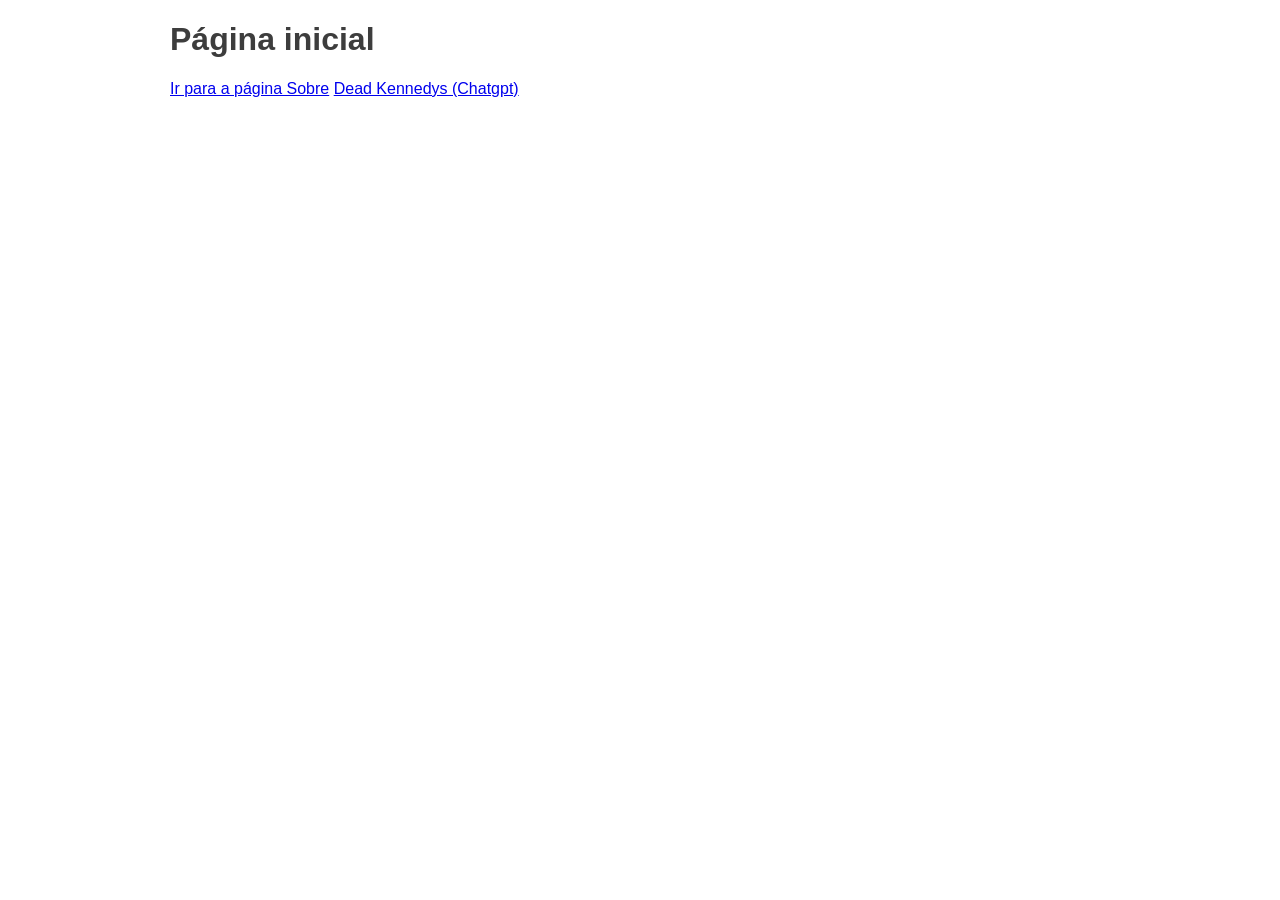
<file: index.html>
<!DOCTYPE html>
<html lang="pt-BR">
    <head>
        <meta charset="utf-8">
        <title>
            Dead Kennedys | Pagina inicial
        </title>
        <link href="logo.jpg" rel="icon">
        <link rel="stylesheet" href="sobre.css">
    </head>
    <body>
        <h1>Página inicial</h1>
        <a href="sobre.html">Ir para a página Sobre</a>
        <a href="dead_kennedys_homepage.html">Dead Kennedys (Chatgpt)</a>
    </body>
</html>
</file>
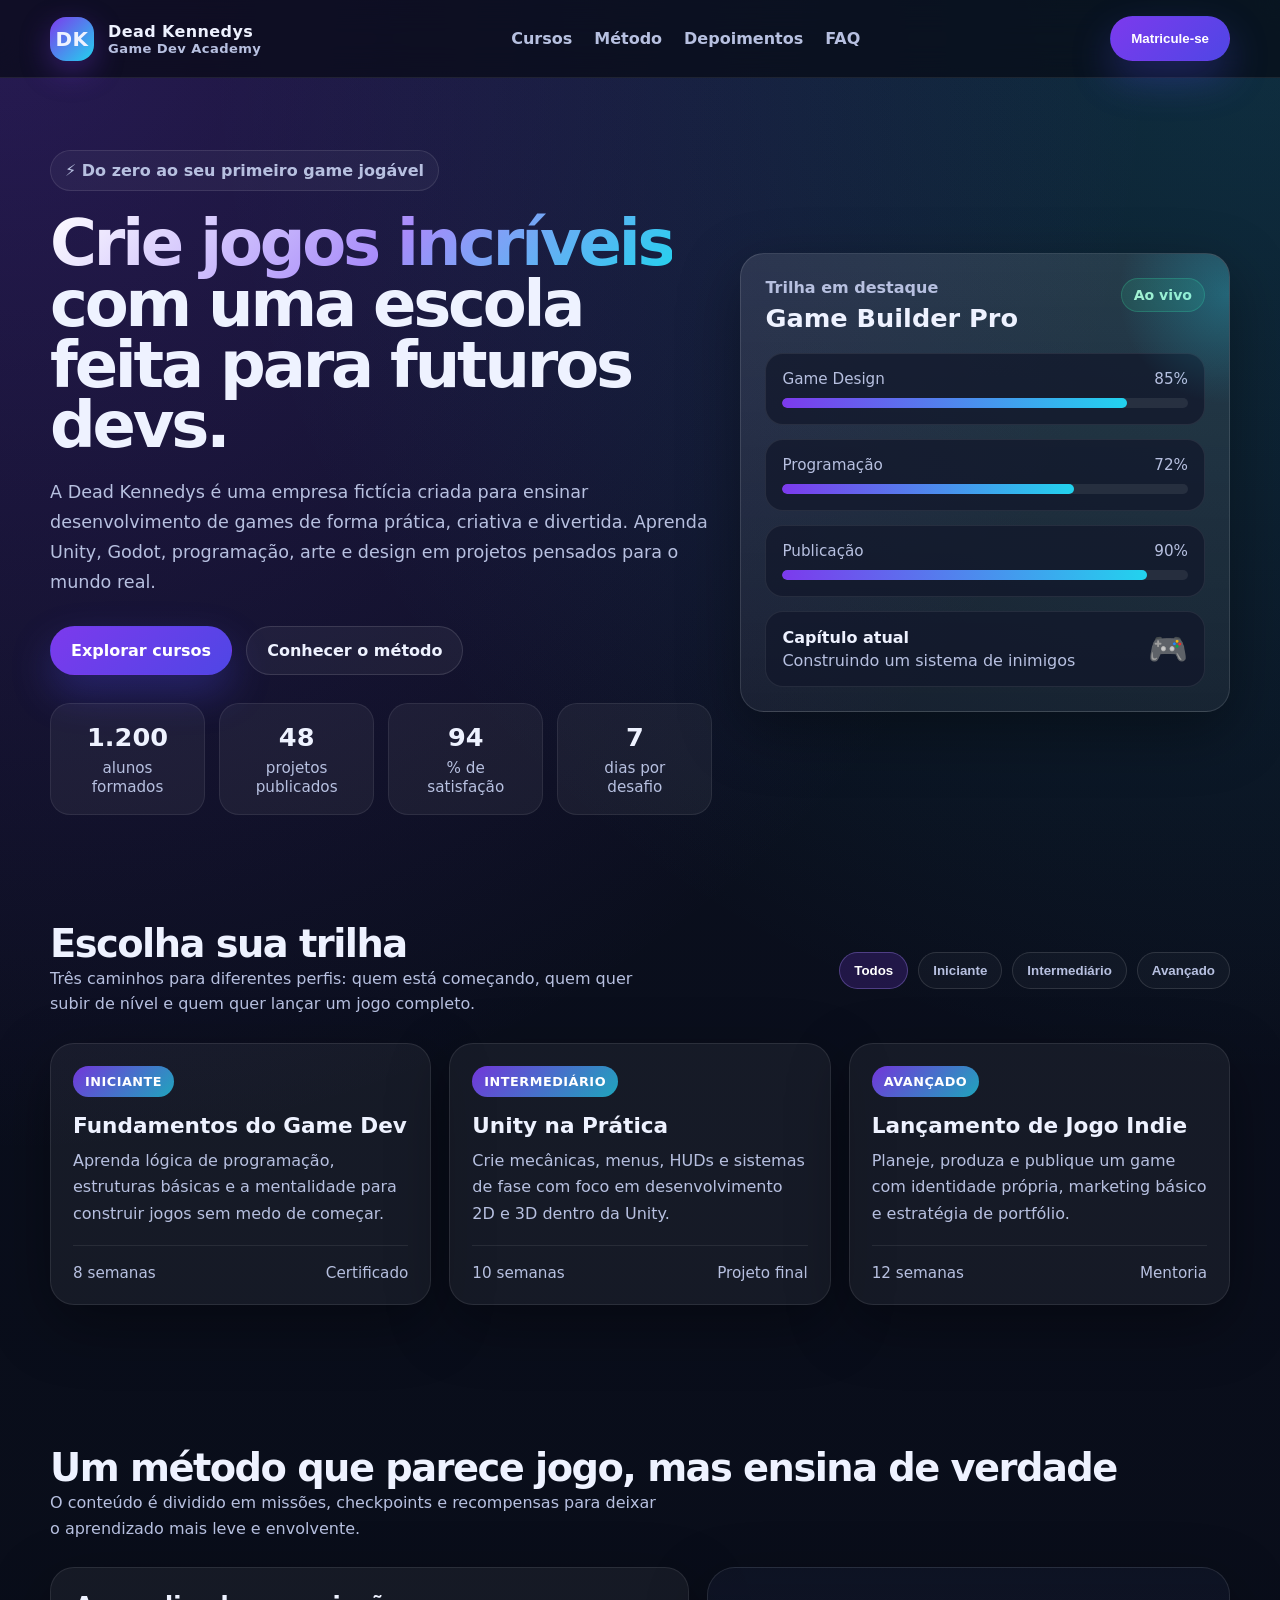
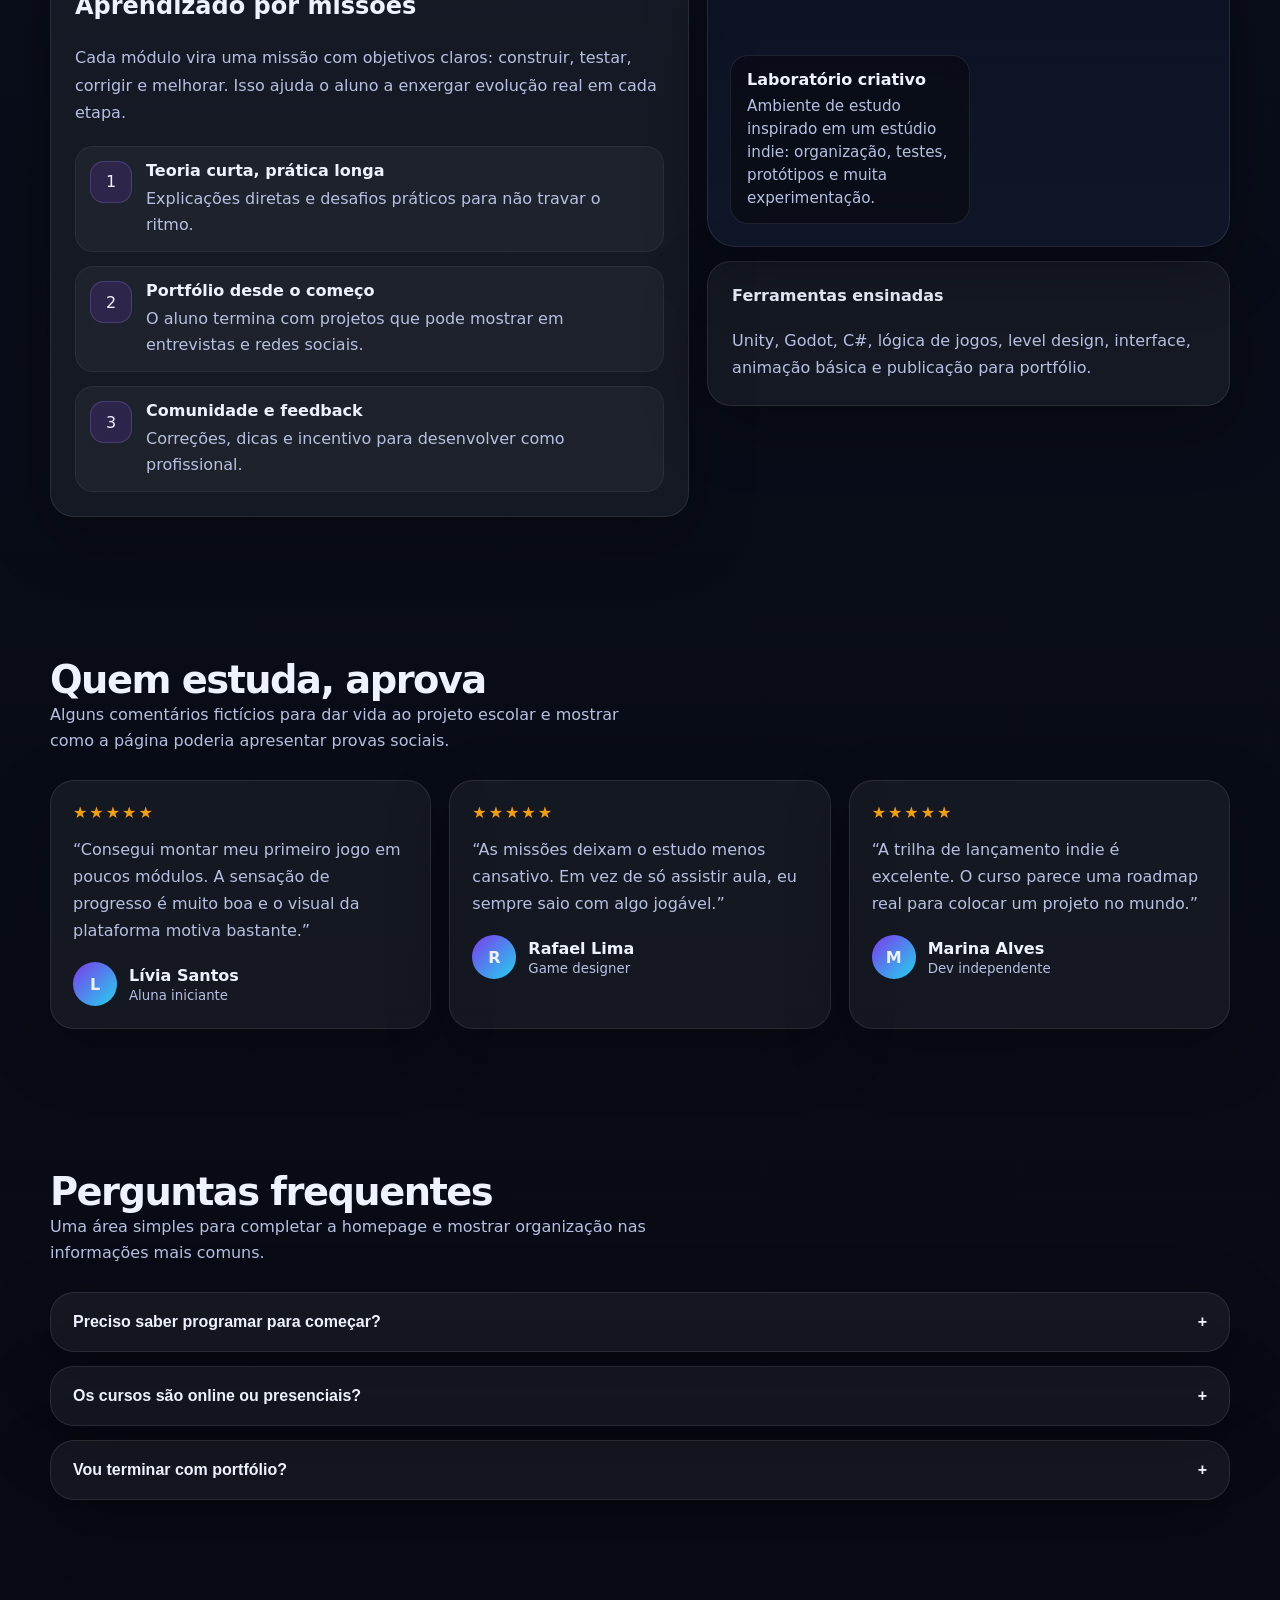
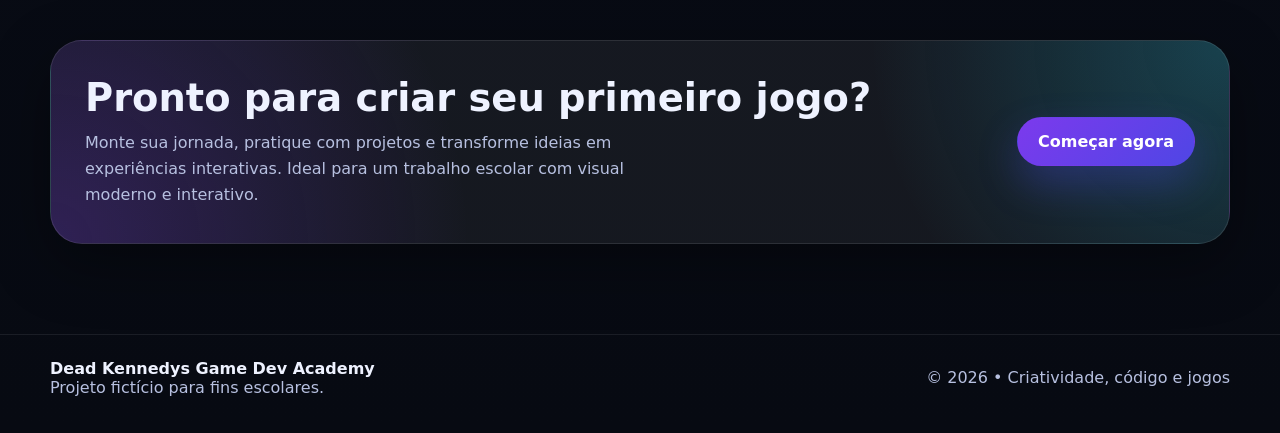
<file: dead_kennedys_homepage.html>
<!DOCTYPE html>
<html lang="pt-BR">
<head>
  <meta charset="UTF-8" />
  <meta name="viewport" content="width=device-width, initial-scale=1.0" />
  <title>Dead Kennedys — Cursos de Desenvolvimento de Games</title>
  <style>
    :root {
      --bg: #0b1020;
      --bg-2: #11172a;
      --card: rgba(255, 255, 255, 0.06);
      --card-strong: rgba(255, 255, 255, 0.1);
      --text: #eef2ff;
      --muted: #b7c0e0;
      --primary: #7c3aed;
      --primary-2: #22d3ee;
      --accent: #f59e0b;
      --success: #34d399;
      --danger: #fb7185;
      --border: rgba(255, 255, 255, 0.12);
      --shadow: 0 20px 60px rgba(0, 0, 0, 0.35);
      --radius: 24px;
      --max: 1180px;
    }

    * { box-sizing: border-box; }
    html { scroll-behavior: smooth; }
    body {
      margin: 0;
      font-family: Inter, system-ui, -apple-system, Segoe UI, Roboto, Arial, sans-serif;
      color: var(--text);
      background:
        radial-gradient(circle at top left, rgba(124, 58, 237, 0.25), transparent 30%),
        radial-gradient(circle at top right, rgba(34, 211, 238, 0.16), transparent 28%),
        linear-gradient(180deg, var(--bg), #070a12 100%);
      min-height: 100vh;
      overflow-x: hidden;
    }

    a { color: inherit; text-decoration: none; }
    img { max-width: 100%; display: block; }

    .container {
      width: min(var(--max), calc(100% - 32px));
      margin: 0 auto;
    }

    .nav {
      position: sticky;
      top: 0;
      z-index: 50;
      backdrop-filter: blur(16px);
      background: rgba(7, 10, 18, 0.68);
      border-bottom: 1px solid rgba(255, 255, 255, 0.08);
    }

    .nav-inner {
      display: flex;
      align-items: center;
      justify-content: space-between;
      gap: 16px;
      padding: 16px 0;
    }

    .brand {
      display: flex;
      align-items: center;
      gap: 14px;
      font-weight: 800;
      letter-spacing: 0.4px;
    }

    .brand-mark {
      width: 44px;
      height: 44px;
      border-radius: 16px;
      display: grid;
      place-items: center;
      background: linear-gradient(135deg, var(--primary), var(--primary-2));
      box-shadow: 0 10px 30px rgba(124, 58, 237, 0.35);
      font-size: 20px;
    }

    .nav-links {
      display: flex;
      gap: 22px;
      color: var(--muted);
      font-weight: 600;
    }

    .nav-links a:hover { color: var(--text); }

    .btn {
      display: inline-flex;
      align-items: center;
      justify-content: center;
      gap: 10px;
      padding: 14px 20px;
      border-radius: 999px;
      border: 1px solid transparent;
      background: linear-gradient(135deg, var(--primary), #4f46e5);
      color: white;
      font-weight: 700;
      box-shadow: 0 18px 40px rgba(79, 70, 229, 0.32);
      cursor: pointer;
      transition: transform 0.2s ease, box-shadow 0.2s ease, opacity 0.2s ease;
    }

    .btn:hover { transform: translateY(-2px); box-shadow: 0 22px 50px rgba(79, 70, 229, 0.4); }
    .btn.secondary {
      background: rgba(255, 255, 255, 0.05);
      border-color: var(--border);
      box-shadow: none;
      color: var(--text);
    }

    .hero {
      position: relative;
      padding: 72px 0 36px;
    }

    .hero-grid {
      display: grid;
      grid-template-columns: 1.15fr 0.85fr;
      gap: 28px;
      align-items: center;
    }

    .eyebrow {
      display: inline-flex;
      align-items: center;
      gap: 10px;
      padding: 10px 14px;
      border: 1px solid rgba(255,255,255,0.1);
      background: rgba(255,255,255,0.04);
      border-radius: 999px;
      color: var(--muted);
      font-weight: 600;
      margin-bottom: 22px;
    }

    h1 {
      font-size: clamp(2.5rem, 5vw, 5.4rem);
      line-height: 0.95;
      margin: 0;
      letter-spacing: -0.05em;
    }

    h1 .gradient {
      background: linear-gradient(135deg, #fff, #a78bfa 55%, #22d3ee);
      -webkit-background-clip: text;
      background-clip: text;
      color: transparent;
    }

    .hero p {
      color: var(--muted);
      font-size: 1.1rem;
      line-height: 1.7;
      max-width: 60ch;
      margin: 22px 0 28px;
    }

    .hero-actions {
      display: flex;
      gap: 14px;
      flex-wrap: wrap;
    }

    .hero-card {
      position: relative;
      padding: 24px;
      border-radius: var(--radius);
      background:
        linear-gradient(180deg, rgba(255,255,255,0.10), rgba(255,255,255,0.05));
      border: 1px solid rgba(255, 255, 255, 0.12);
      box-shadow: var(--shadow);
      overflow: hidden;
    }

    .hero-card::before {
      content: "";
      position: absolute;
      inset: -80px -120px auto auto;
      width: 240px;
      height: 240px;
      background: radial-gradient(circle, rgba(34,211,238,0.28), transparent 65%);
      pointer-events: none;
    }

    .card-top {
      display: flex;
      justify-content: space-between;
      gap: 12px;
      align-items: start;
      margin-bottom: 20px;
    }

    .badge {
      padding: 8px 12px;
      border-radius: 999px;
      background: rgba(52, 211, 153, 0.14);
      color: #a7f3d0;
      font-size: 0.88rem;
      font-weight: 700;
      border: 1px solid rgba(52, 211, 153, 0.25);
    }

    .preview {
      display: grid;
      gap: 14px;
    }

    .preview-item {
      padding: 16px;
      border-radius: 18px;
      background: rgba(17, 23, 42, 0.72);
      border: 1px solid rgba(255,255,255,0.08);
    }

    .preview-item .row {
      display: flex;
      align-items: center;
      justify-content: space-between;
      gap: 14px;
      margin-bottom: 10px;
      color: var(--muted);
      font-size: 0.95rem;
    }

    .progress {
      height: 10px;
      background: rgba(255,255,255,0.08);
      border-radius: 999px;
      overflow: hidden;
    }

    .progress > span {
      display: block;
      height: 100%;
      border-radius: inherit;
      background: linear-gradient(90deg, var(--primary), var(--primary-2));
    }

    .stats {
      display: grid;
      grid-template-columns: repeat(4, 1fr);
      gap: 14px;
      margin-top: 28px;
    }

    .stat {
      padding: 18px;
      background: rgba(255,255,255,0.05);
      border: 1px solid rgba(255,255,255,0.08);
      border-radius: 20px;
      text-align: center;
    }

    .stat strong {
      display: block;
      font-size: 1.6rem;
      margin-bottom: 6px;
    }

    .stat span { color: var(--muted); font-size: 0.95rem; }

    section { padding: 70px 0; }

    .section-head {
      display: flex;
      justify-content: space-between;
      gap: 20px;
      align-items: end;
      margin-bottom: 26px;
      flex-wrap: wrap;
    }

    .section-head h2 {
      font-size: clamp(1.8rem, 3vw, 3rem);
      margin: 0;
      letter-spacing: -0.04em;
    }

    .section-head p {
      color: var(--muted);
      max-width: 60ch;
      line-height: 1.6;
      margin: 0;
    }

    .filters {
      display: flex;
      gap: 10px;
      flex-wrap: wrap;
      margin: 18px 0 28px;
    }

    .chip {
      padding: 10px 14px;
      border-radius: 999px;
      border: 1px solid var(--border);
      background: rgba(255,255,255,0.03);
      color: var(--muted);
      cursor: pointer;
      font-weight: 600;
      transition: 0.2s ease;
    }

    .chip.active, .chip:hover {
      color: white;
      background: rgba(124, 58, 237, 0.2);
      border-color: rgba(167, 139, 250, 0.35);
    }

    .cards {
      display: grid;
      grid-template-columns: repeat(3, 1fr);
      gap: 18px;
    }

    .course-card, .feature-card, .testimonial, .faq-item {
      background: rgba(255,255,255,0.05);
      border: 1px solid rgba(255,255,255,0.09);
      border-radius: var(--radius);
      box-shadow: var(--shadow);
    }

    .course-card {
      padding: 22px;
      position: relative;
      overflow: hidden;
      transition: transform 0.2s ease, border-color 0.2s ease;
    }

    .course-card:hover { transform: translateY(-4px); border-color: rgba(34,211,238,0.22); }

    .course-tag {
      display: inline-block;
      padding: 8px 12px;
      border-radius: 999px;
      font-size: 0.8rem;
      font-weight: 800;
      letter-spacing: 0.04em;
      text-transform: uppercase;
      color: white;
      background: linear-gradient(135deg, rgba(124,58,237,0.9), rgba(34,211,238,0.75));
      margin-bottom: 16px;
    }

    .course-card h3 { margin: 0 0 10px; font-size: 1.35rem; }
    .course-card p { margin: 0 0 16px; color: var(--muted); line-height: 1.65; }
    .meta {
      display: flex;
      justify-content: space-between;
      gap: 10px;
      color: var(--muted);
      font-size: 0.95rem;
      margin-top: 18px;
      padding-top: 18px;
      border-top: 1px solid rgba(255,255,255,0.08);
    }

    .features-grid {
      display: grid;
      grid-template-columns: 1.1fr 0.9fr;
      gap: 18px;
      align-items: stretch;
    }

    .feature-card {
      padding: 24px;
    }

    .feature-list {
      display: grid;
      gap: 14px;
      margin-top: 20px;
    }

    .feature-item {
      display: flex;
      gap: 14px;
      align-items: flex-start;
      padding: 14px;
      border-radius: 18px;
      background: rgba(255,255,255,0.04);
      border: 1px solid rgba(255,255,255,0.06);
    }

    .icon {
      width: 42px;
      height: 42px;
      border-radius: 14px;
      display: grid;
      place-items: center;
      background: rgba(124,58,237,0.16);
      border: 1px solid rgba(167,139,250,0.24);
      flex: 0 0 auto;
    }

    .feature-item h4, .testimonial h4 { margin: 0 0 6px; }
    .feature-item p { margin: 0; color: var(--muted); line-height: 1.6; }

    .studio {
      display: grid;
      gap: 14px;
      align-content: start;
    }

    .studio-visual {
      min-height: 280px;
      border-radius: 28px;
      background:
        linear-gradient(180deg, rgba(17,23,42,0.6), rgba(17,23,42,0.9)),
        url('https://images.unsplash.com/photo-1516321497487-e288fb19713f?auto=format&fit=crop&w=1200&q=80') center/cover;
      border: 1px solid rgba(255,255,255,0.1);
      box-shadow: var(--shadow);
      position: relative;
      overflow: hidden;
      display: flex;
      align-items: end;
      padding: 22px;
    }

    .studio-visual .label {
      max-width: 240px;
      padding: 14px 16px;
      border-radius: 18px;
      background: rgba(8, 11, 20, 0.75);
      border: 1px solid rgba(255,255,255,0.09);
      backdrop-filter: blur(10px);
    }

    .studio-visual .label strong { display: block; margin-bottom: 6px; }
    .studio-visual .label span { color: var(--muted); font-size: 0.95rem; line-height: 1.5; }

    .testimonials {
      display: grid;
      grid-template-columns: repeat(3, 1fr);
      gap: 18px;
    }

    .testimonial {
      padding: 22px;
    }

    .stars { color: var(--accent); letter-spacing: 2px; margin-bottom: 14px; }

    .testimonial p {
      color: var(--muted);
      line-height: 1.7;
      margin: 0 0 18px;
    }

    .person {
      display: flex;
      gap: 12px;
      align-items: center;
    }

    .avatar {
      width: 44px;
      height: 44px;
      border-radius: 50%;
      display: grid;
      place-items: center;
      background: linear-gradient(135deg, var(--primary), var(--primary-2));
      font-weight: 800;
    }

    .person small { color: var(--muted); display: block; margin-top: 3px; }

    .faq {
      display: grid;
      gap: 14px;
    }

    .faq-item {
      overflow: hidden;
    }

    .faq-q {
      width: 100%;
      background: transparent;
      border: 0;
      color: var(--text);
      font-size: 1rem;
      font-weight: 700;
      padding: 20px 22px;
      display: flex;
      justify-content: space-between;
      align-items: center;
      cursor: pointer;
      text-align: left;
    }

    .faq-a {
      max-height: 0;
      overflow: hidden;
      transition: max-height 0.3s ease;
      padding: 0 22px;
      color: var(--muted);
      line-height: 1.7;
    }

    .faq-item.open .faq-a {
      max-height: 160px;
      padding-bottom: 20px;
    }

    .cta {
      padding-bottom: 90px;
    }

    .cta-box {
      border-radius: 32px;
      padding: 34px;
      background:
        radial-gradient(circle at top right, rgba(34,211,238,0.22), transparent 30%),
        radial-gradient(circle at bottom left, rgba(124,58,237,0.26), transparent 35%),
        rgba(255,255,255,0.06);
      border: 1px solid rgba(255,255,255,0.1);
      box-shadow: var(--shadow);
      display: flex;
      justify-content: space-between;
      gap: 24px;
      align-items: center;
      flex-wrap: wrap;
    }

    .cta-box h2 { margin: 0 0 10px; font-size: clamp(1.8rem, 3vw, 2.7rem); }
    .cta-box p { margin: 0; color: var(--muted); line-height: 1.65; max-width: 60ch; }

    footer {
      border-top: 1px solid rgba(255,255,255,0.08);
      padding: 24px 0 36px;
      color: var(--muted);
    }

    .footer-inner {
      display: flex;
      justify-content: space-between;
      gap: 16px;
      flex-wrap: wrap;
      align-items: center;
    }

    .back-top {
      position: fixed;
      right: 18px;
      bottom: 18px;
      width: 48px;
      height: 48px;
      border-radius: 50%;
      display: grid;
      place-items: center;
      border: 1px solid rgba(255,255,255,0.12);
      background: rgba(8,11,20,0.75);
      color: white;
      cursor: pointer;
      opacity: 0;
      transform: translateY(10px);
      pointer-events: none;
      transition: 0.25s ease;
      box-shadow: var(--shadow);
    }

    .back-top.show {
      opacity: 1;
      transform: translateY(0);
      pointer-events: auto;
    }

    .mobile-toggle {
      display: none;
      width: 46px;
      height: 46px;
      border-radius: 14px;
      border: 1px solid var(--border);
      background: rgba(255,255,255,0.04);
      color: white;
      cursor: pointer;
    }

    @media (max-width: 980px) {
      .hero-grid, .features-grid { grid-template-columns: 1fr; }
      .cards, .testimonials { grid-template-columns: 1fr 1fr; }
      .stats { grid-template-columns: repeat(2, 1fr); }
    }

    @media (max-width: 720px) {
      .nav-links, .nav .btn { display: none; }
      .mobile-toggle { display: inline-grid; place-items: center; }
      .cards, .testimonials, .stats { grid-template-columns: 1fr; }
      .hero { padding-top: 38px; }
      .cta-box { padding: 24px; }
      .container { width: min(var(--max), calc(100% - 22px)); }
    }

    .mobile-menu {
      display: none;
      padding: 0 0 16px;
    }

    .mobile-menu.open { display: grid; gap: 10px; }

    .mobile-menu a {
      padding: 14px 16px;
      border-radius: 14px;
      background: rgba(255,255,255,0.04);
      border: 1px solid rgba(255,255,255,0.08);
      color: var(--muted);
      font-weight: 600;
    }
  </style>
</head>
<body>
  <header class="nav">
    <div class="container">
      <div class="nav-inner">
        <div class="brand" aria-label="Dead Kennedys">
          <div class="brand-mark">DK</div>
          <div>
            Dead Kennedys
            <div style="font-size:.82rem;color:var(--muted);font-weight:600;">Game Dev Academy</div>
          </div>
        </div>

        <nav class="nav-links" aria-label="Navegação principal">
          <a href="#cursos">Cursos</a>
          <a href="#metodo">Método</a>
          <a href="#depoimentos">Depoimentos</a>
          <a href="#faq">FAQ</a>
        </nav>

        <button class="btn">Matricule-se</button>
        <button class="mobile-toggle" id="mobileToggle" aria-label="Abrir menu">☰</button>
      </div>
      <div class="mobile-menu" id="mobileMenu">
        <a href="#cursos">Cursos</a>
        <a href="#metodo">Método</a>
        <a href="#depoimentos">Depoimentos</a>
        <a href="#faq">FAQ</a>
        <a href="#contato">Matricule-se</a>
      </div>
    </div>
  </header>

  <main>
    <section class="hero">
      <div class="container">
        <div class="hero-grid">
          <div>
            <div class="eyebrow">⚡ Do zero ao seu primeiro game jogável</div>
            <h1><span class="gradient">Crie jogos incríveis</span> com uma escola feita para futuros devs.</h1>
            <p>
              A Dead Kennedys é uma empresa fictícia criada para ensinar desenvolvimento de games de forma prática,
              criativa e divertida. Aprenda Unity, Godot, programação, arte e design em projetos pensados para o mundo real.
            </p>
            <div class="hero-actions">
              <a class="btn" href="#cursos">Explorar cursos</a>
              <a class="btn secondary" href="#metodo">Conhecer o método</a>
            </div>

            <div class="stats" aria-label="Indicadores da empresa">
              <div class="stat">
                <strong class="count" data-target="1200">0</strong>
                <span>alunos formados</span>
              </div>
              <div class="stat">
                <strong class="count" data-target="48">0</strong>
                <span>projetos publicados</span>
              </div>
              <div class="stat">
                <strong class="count" data-target="94">0</strong>
                <span>% de satisfação</span>
              </div>
              <div class="stat">
                <strong class="count" data-target="7">0</strong>
                <span>dias por desafio</span>
              </div>
            </div>
          </div>

          <div class="hero-card">
            <div class="card-top">
              <div>
                <div style="color:var(--muted);font-weight:600;margin-bottom:6px;">Trilha em destaque</div>
                <h3 style="margin:0;font-size:1.6rem;">Game Builder Pro</h3>
              </div>
              <span class="badge">Ao vivo</span>
            </div>

            <div class="preview">
              <div class="preview-item">
                <div class="row"><span>Game Design</span><span>85%</span></div>
                <div class="progress"><span style="width:85%"></span></div>
              </div>
              <div class="preview-item">
                <div class="row"><span>Programação</span><span>72%</span></div>
                <div class="progress"><span style="width:72%"></span></div>
              </div>
              <div class="preview-item">
                <div class="row"><span>Publicação</span><span>90%</span></div>
                <div class="progress"><span style="width:90%"></span></div>
              </div>
              <div class="preview-item" style="display:flex;justify-content:space-between;gap:14px;align-items:center;">
                <div>
                  <div style="font-weight:700;margin-bottom:4px;">Capítulo atual</div>
                  <div style="color:var(--muted);">Construindo um sistema de inimigos</div>
                </div>
                <div style="font-size:2rem;">🎮</div>
              </div>
            </div>
          </div>
        </div>
      </div>
    </section>

    <section id="cursos">
      <div class="container">
        <div class="section-head">
          <div>
            <h2>Escolha sua trilha</h2>
            <p>Três caminhos para diferentes perfis: quem está começando, quem quer subir de nível e quem quer lançar um jogo completo.</p>
          </div>
          <div class="filters" aria-label="Filtros de cursos">
            <button class="chip active" data-filter="all">Todos</button>
            <button class="chip" data-filter="iniciante">Iniciante</button>
            <button class="chip" data-filter="intermediario">Intermediário</button>
            <button class="chip" data-filter="avancado">Avançado</button>
          </div>
        </div>

        <div class="cards" id="courseGrid">
          <article class="course-card" data-level="iniciante">
            <span class="course-tag">Iniciante</span>
            <h3>Fundamentos do Game Dev</h3>
            <p>Aprenda lógica de programação, estruturas básicas e a mentalidade para construir jogos sem medo de começar.</p>
            <div class="meta"><span>8 semanas</span><span>Certificado</span></div>
          </article>

          <article class="course-card" data-level="intermediario">
            <span class="course-tag">Intermediário</span>
            <h3>Unity na Prática</h3>
            <p>Crie mecânicas, menus, HUDs e sistemas de fase com foco em desenvolvimento 2D e 3D dentro da Unity.</p>
            <div class="meta"><span>10 semanas</span><span>Projeto final</span></div>
          </article>

          <article class="course-card" data-level="avancado">
            <span class="course-tag">Avançado</span>
            <h3>Lançamento de Jogo Indie</h3>
            <p>Planeje, produza e publique um game com identidade própria, marketing básico e estratégia de portfólio.</p>
            <div class="meta"><span>12 semanas</span><span>Mentoria</span></div>
          </article>
        </div>
      </div>
    </section>

    <section id="metodo">
      <div class="container">
        <div class="section-head">
          <div>
            <h2>Um método que parece jogo, mas ensina de verdade</h2>
            <p>O conteúdo é dividido em missões, checkpoints e recompensas para deixar o aprendizado mais leve e envolvente.</p>
          </div>
        </div>

        <div class="features-grid">
          <div class="feature-card">
            <h3 style="margin-top:0; font-size:1.5rem;">Aprendizado por missões</h3>
            <p style="color:var(--muted);line-height:1.7; margin-top:10px;">
              Cada módulo vira uma missão com objetivos claros: construir, testar, corrigir e melhorar. Isso ajuda o aluno a enxergar evolução real em cada etapa.
            </p>
            <div class="feature-list">
              <div class="feature-item">
                <div class="icon">1</div>
                <div>
                  <h4>Teoria curta, prática longa</h4>
                  <p>Explicações diretas e desafios práticos para não travar o ritmo.</p>
                </div>
              </div>
              <div class="feature-item">
                <div class="icon">2</div>
                <div>
                  <h4>Portfólio desde o começo</h4>
                  <p>O aluno termina com projetos que pode mostrar em entrevistas e redes sociais.</p>
                </div>
              </div>
              <div class="feature-item">
                <div class="icon">3</div>
                <div>
                  <h4>Comunidade e feedback</h4>
                  <p>Correções, dicas e incentivo para desenvolver como profissional.</p>
                </div>
              </div>
            </div>
          </div>

          <div class="studio">
            <div class="studio-visual">
              <div class="label">
                <strong>Laboratório criativo</strong>
                <span>Ambiente de estudo inspirado em um estúdio indie: organização, testes, protótipos e muita experimentação.</span>
              </div>
            </div>
            <div class="feature-card">
              <h4 style="margin-top:0;">Ferramentas ensinadas</h4>
              <p style="color:var(--muted);line-height:1.7; margin-bottom:0;">
                Unity, Godot, C#, lógica de jogos, level design, interface, animação básica e publicação para portfólio.
              </p>
            </div>
          </div>
        </div>
      </div>
    </section>

    <section id="depoimentos">
      <div class="container">
        <div class="section-head">
          <div>
            <h2>Quem estuda, aprova</h2>
            <p>Alguns comentários fictícios para dar vida ao projeto escolar e mostrar como a página poderia apresentar provas sociais.</p>
          </div>
        </div>

        <div class="testimonials">
          <div class="testimonial">
            <div class="stars">★★★★★</div>
            <p>“Consegui montar meu primeiro jogo em poucos módulos. A sensação de progresso é muito boa e o visual da plataforma motiva bastante.”</p>
            <div class="person">
              <div class="avatar">L</div>
              <div><strong>Lívia Santos</strong><small>Aluna iniciante</small></div>
            </div>
          </div>

          <div class="testimonial">
            <div class="stars">★★★★★</div>
            <p>“As missões deixam o estudo menos cansativo. Em vez de só assistir aula, eu sempre saio com algo jogável.”</p>
            <div class="person">
              <div class="avatar">R</div>
              <div><strong>Rafael Lima</strong><small>Game designer</small></div>
            </div>
          </div>

          <div class="testimonial">
            <div class="stars">★★★★★</div>
            <p>“A trilha de lançamento indie é excelente. O curso parece uma roadmap real para colocar um projeto no mundo.”</p>
            <div class="person">
              <div class="avatar">M</div>
              <div><strong>Marina Alves</strong><small>Dev independente</small></div>
            </div>
          </div>
        </div>
      </div>
    </section>

    <section id="faq">
      <div class="container">
        <div class="section-head">
          <div>
            <h2>Perguntas frequentes</h2>
            <p>Uma área simples para completar a homepage e mostrar organização nas informações mais comuns.</p>
          </div>
        </div>

        <div class="faq">
          <div class="faq-item">
            <button class="faq-q">Preciso saber programar para começar? <span>+</span></button>
            <div class="faq-a">Não. A trilha inicial foi pensada para iniciantes e começa do básico, com explicações simples e práticas guiadas.</div>
          </div>
          <div class="faq-item">
            <button class="faq-q">Os cursos são online ou presenciais? <span>+</span></button>
            <div class="faq-a">Neste projeto fictício, a proposta é totalmente online, com aulas gravadas, desafios e acompanhamento por mentoria.</div>
          </div>
          <div class="faq-item">
            <button class="faq-q">Vou terminar com portfólio? <span>+</span></button>
            <div class="faq-a">Sim. A ideia é que cada aluno construa pequenos projetos e ao final tenha materiais para mostrar em entrevistas ou redes sociais.</div>
          </div>
        </div>
      </div>
    </section>

    <section class="cta" id="contato">
      <div class="container">
        <div class="cta-box">
          <div>
            <h2>Pronto para criar seu primeiro jogo?</h2>
            <p>Monte sua jornada, pratique com projetos e transforme ideias em experiências interativas. Ideal para um trabalho escolar com visual moderno e interativo.</p>
          </div>
          <a class="btn" href="#top" id="ctaBtn">Começar agora</a>
        </div>
      </div>
    </section>
  </main>

  <footer>
    <div class="container">
      <div class="footer-inner">
        <div>
          <strong style="color:var(--text);">Dead Kennedys Game Dev Academy</strong>
          <div>Projeto fictício para fins escolares.</div>
        </div>
        <div>© 2026 • Criatividade, código e jogos</div>
      </div>
    </div>
  </footer>

  <button class="back-top" id="backTop" aria-label="Voltar ao topo">↑</button>

  <script>
    const mobileToggle = document.getElementById('mobileToggle');
    const mobileMenu = document.getElementById('mobileMenu');
    mobileToggle?.addEventListener('click', () => {
      mobileMenu.classList.toggle('open');
    });

    document.querySelectorAll('.mobile-menu a').forEach(link => {
      link.addEventListener('click', () => mobileMenu.classList.remove('open'));
    });

    const chips = document.querySelectorAll('.chip');
    const cards = document.querySelectorAll('.course-card');
    chips.forEach(chip => {
      chip.addEventListener('click', () => {
        chips.forEach(c => c.classList.remove('active'));
        chip.classList.add('active');
        const filter = chip.dataset.filter;
        cards.forEach(card => {
          const visible = filter === 'all' || card.dataset.level === filter;
          card.style.display = visible ? 'block' : 'none';
        });
      });
    });

    document.querySelectorAll('.faq-q').forEach(btn => {
      btn.addEventListener('click', () => {
        const item = btn.parentElement;
        item.classList.toggle('open');
        btn.querySelector('span').textContent = item.classList.contains('open') ? '−' : '+';
      });
    });

    const backTop = document.getElementById('backTop');
    const onScroll = () => {
      backTop.classList.toggle('show', window.scrollY > 500);
    };
    window.addEventListener('scroll', onScroll);
    onScroll();
    backTop.addEventListener('click', () => window.scrollTo({ top: 0, behavior: 'smooth' }));
    document.getElementById('ctaBtn').addEventListener('click', (e) => {
      e.preventDefault();
      window.scrollTo({ top: 0, behavior: 'smooth' });
    });

    const counters = document.querySelectorAll('.count');
    const animateCount = (el) => {
      const target = +el.dataset.target;
      const duration = 1400;
      const start = performance.now();
      const step = (now) => {
        const progress = Math.min((now - start) / duration, 1);
        const value = Math.floor(progress * target);
        el.textContent = target >= 100 ? value.toLocaleString('pt-BR') : value;
        if (progress < 1) requestAnimationFrame(step);
        else el.textContent = target.toLocaleString('pt-BR');
      };
      requestAnimationFrame(step);
    };

    const observer = new IntersectionObserver((entries) => {
      entries.forEach(entry => {
        if (entry.isIntersecting) {
          animateCount(entry.target);
          observer.unobserve(entry.target);
        }
      });
    }, { threshold: 0.6 });

    counters.forEach(counter => observer.observe(counter));
  </script>
</body>
</html>
</file>
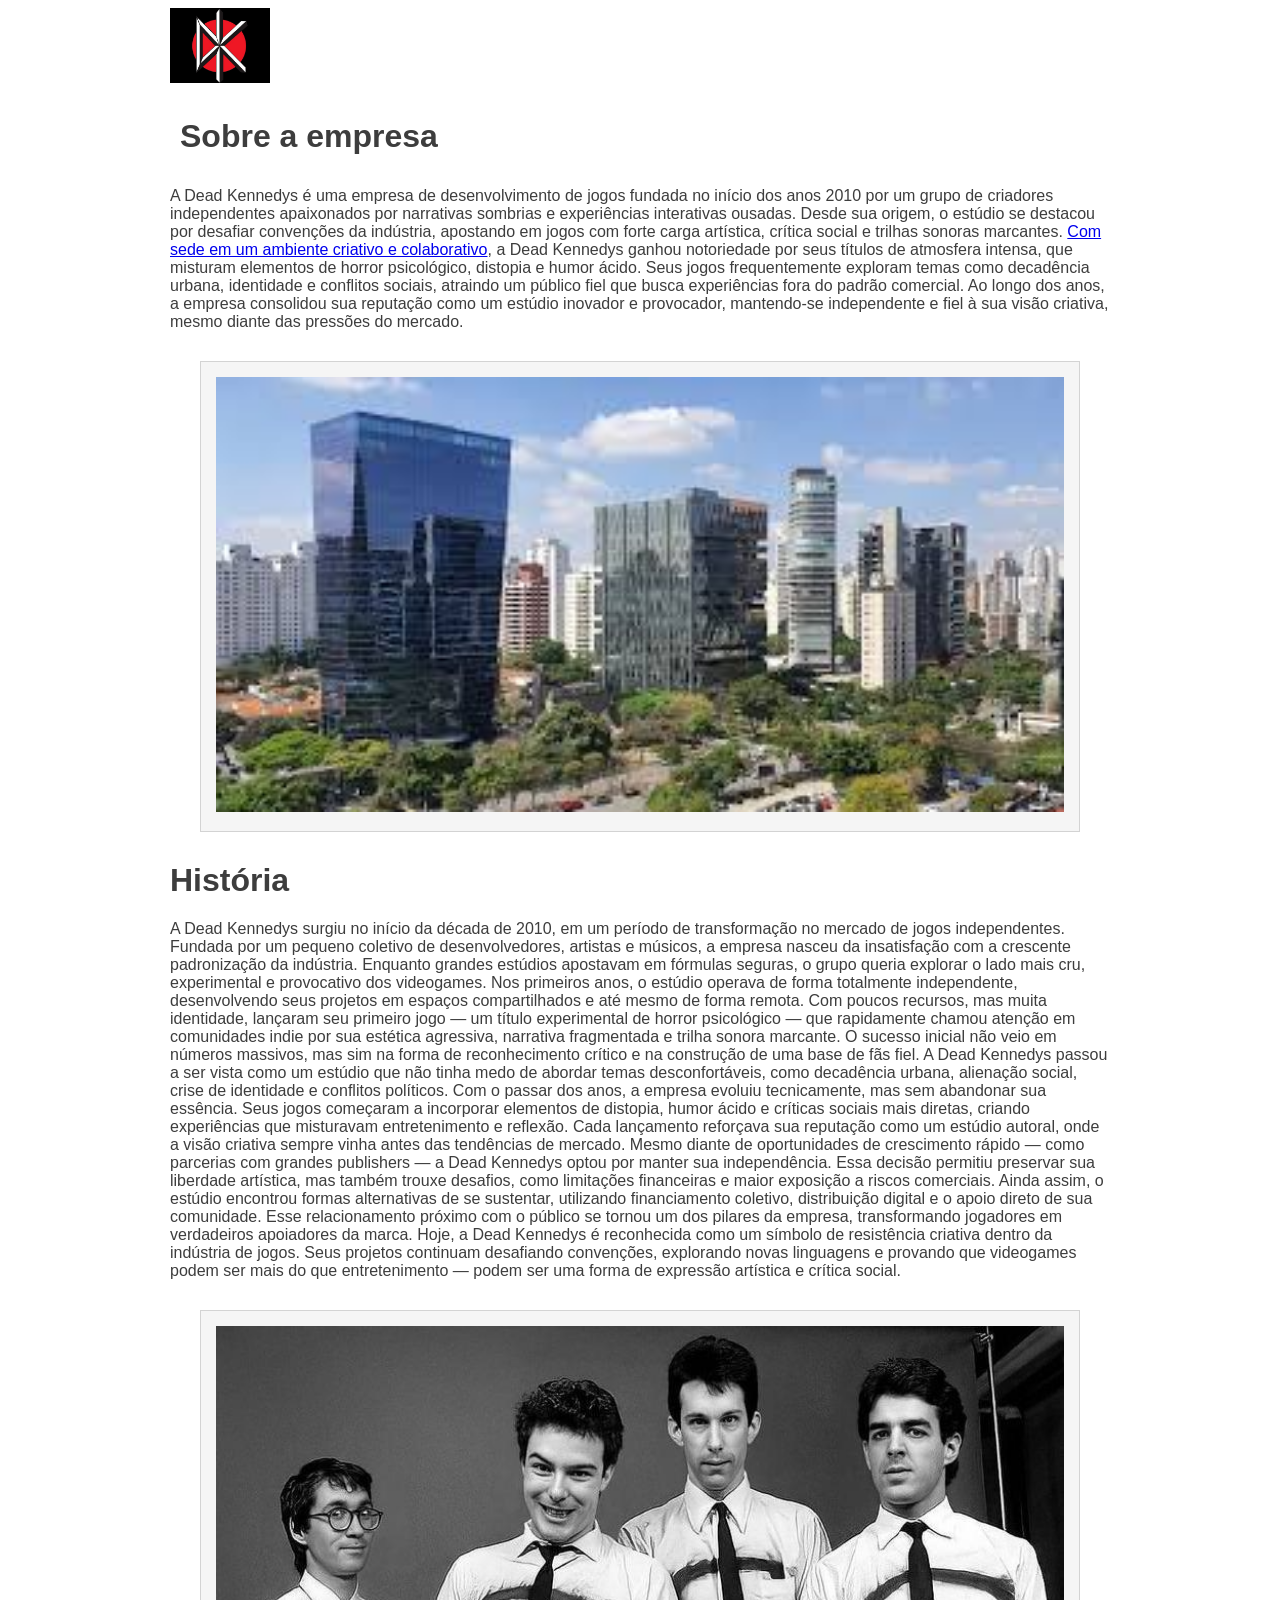
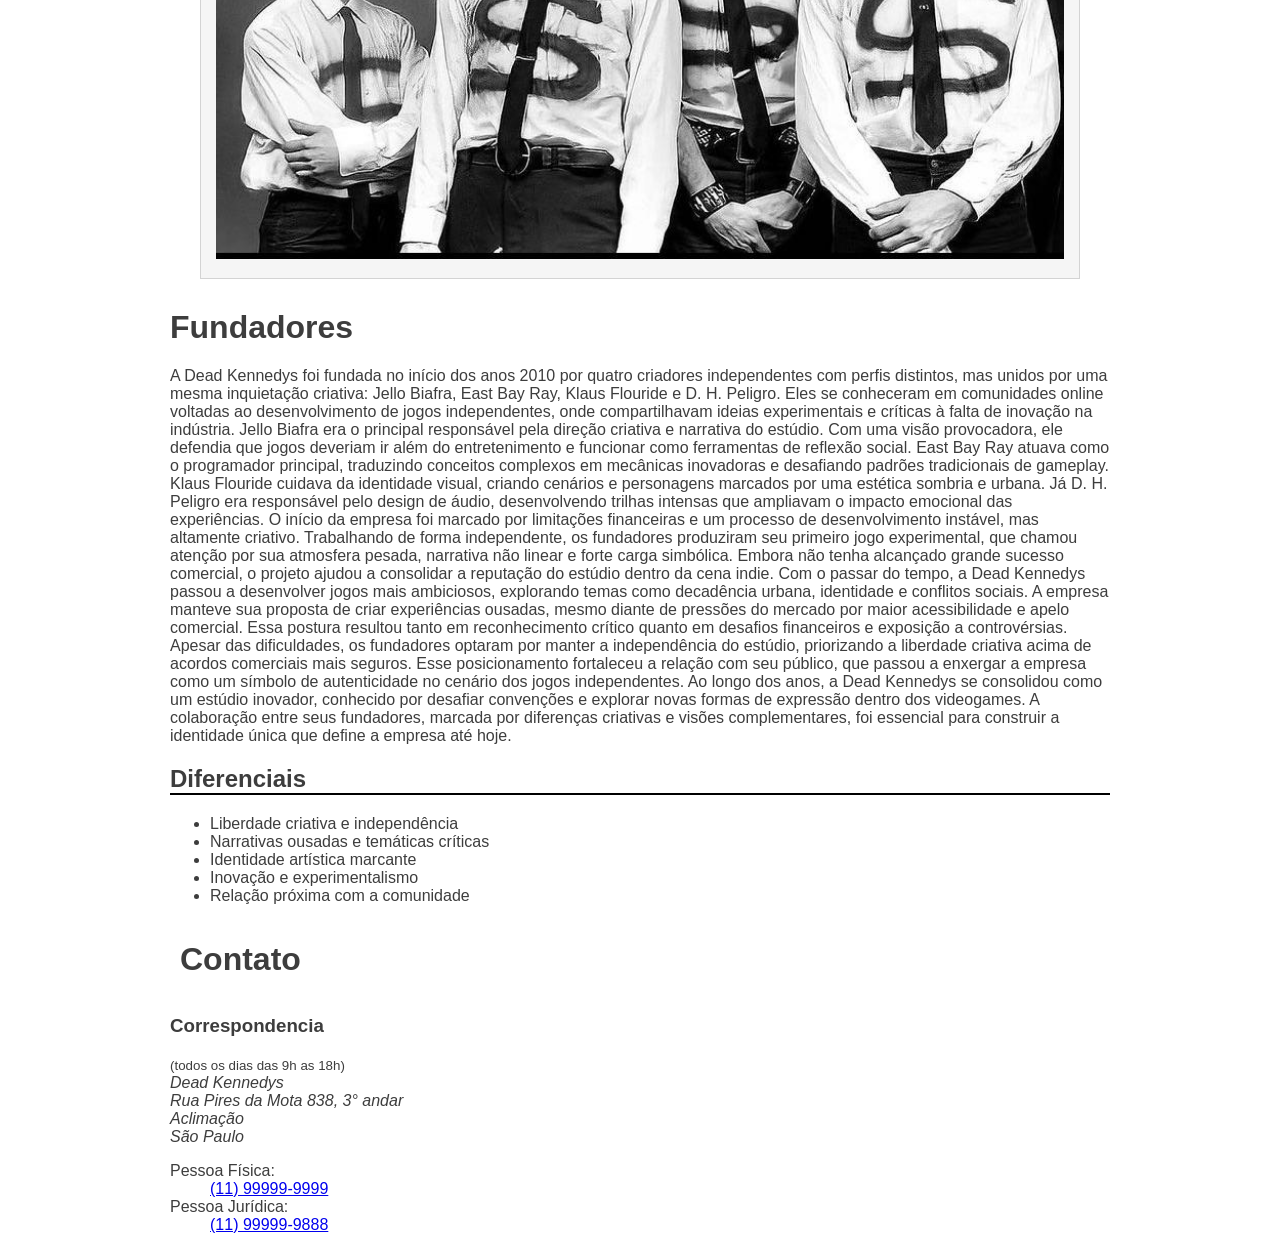
<file: sobre.html>
<!DOCTYPE html>
<html lang="pt-BR">
    <head>
        <meta charset="utf-8">
        <title>
            Dead Kennedys | Sobre nós
        </title>
        <link href="logo.jpg" rel="icon">
        <link rel="stylesheet" href="sobre.css">
    </head>

    <body>
      <img src="logo.jpg" alt="logo">
      
      <h1 class="titulo"> Sobre a empresa</h1>
      <p>
        A Dead Kennedys é uma empresa de desenvolvimento de jogos fundada no início dos anos 2010 por
        um grupo de criadores independentes apaixonados por narrativas sombrias e experiências interativas ousadas. 
        Desde sua origem, o estúdio se destacou por desafiar convenções da indústria, apostando em jogos com
        forte carga artística, crítica social e trilhas sonoras marcantes.

         <a href="https://maps.app.goo.gl/iACntxj38jZjYX3N8">Com sede em um ambiente criativo e colaborativo</a>, a Dead Kennedys ganhou notoriedade por seus títulos de
        atmosfera intensa, que misturam elementos de horror psicológico, distopia e humor ácido.
        Seus jogos frequentemente exploram temas como decadência urbana, identidade e conflitos sociais, atraindo
        um público fiel que busca experiências fora do padrão comercial.

        Ao longo dos anos, a empresa consolidou sua reputação como um estúdio inovador e provocador, mantendo-se
        independente e fiel à sua visão criativa, mesmo diante das pressões do mercado.
    </p>

      <figure class="matriz-empresa">
        <img src="matriz.jph.jpg" alt="matriz da empresa"> 
      </figure>
      <h1 id="história" class="história">História</h1>
      <p>
        A Dead Kennedys surgiu no início da década de 2010, em um período de transformação no mercado de jogos independentes.
        Fundada por um pequeno coletivo de desenvolvedores, artistas e músicos, a empresa nasceu da insatisfação com a
        crescente padronização da indústria. Enquanto grandes estúdios apostavam em fórmulas seguras, o grupo queria explorar
        o lado mais cru, experimental e provocativo dos videogames.

        Nos primeiros anos, o estúdio operava de forma totalmente independente, desenvolvendo seus projetos em espaços
        compartilhados e até mesmo de forma remota. Com poucos recursos, mas muita identidade, lançaram seu primeiro jogo — um
        título experimental de horror psicológico — que rapidamente chamou atenção em comunidades indie por sua estética
        agressiva, narrativa fragmentada e trilha sonora marcante.

        O sucesso inicial não veio em números massivos, mas sim na forma de reconhecimento crítico e na construção de uma base
        de fãs fiel. A Dead Kennedys passou a ser vista como um estúdio que não tinha medo de abordar temas desconfortáveis, como
        decadência urbana, alienação social, crise de identidade e conflitos políticos.

        Com o passar dos anos, a empresa evoluiu tecnicamente, mas sem abandonar sua essência. Seus jogos começaram a incorporar
        elementos de distopia, humor ácido e críticas sociais mais diretas, criando experiências que misturavam entretenimento
        e reflexão. Cada lançamento reforçava sua reputação como um estúdio autoral, onde a visão criativa sempre vinha antes das
        tendências de mercado.

        Mesmo diante de oportunidades de crescimento rápido — como parcerias com grandes publishers — a Dead Kennedys optou por
        manter sua independência. Essa decisão permitiu preservar sua liberdade artística, mas também trouxe desafios, como
        limitações financeiras e maior exposição a riscos comerciais.

        Ainda assim, o estúdio encontrou formas alternativas de se sustentar, utilizando financiamento coletivo, distribuição
        digital e o apoio direto de sua comunidade. Esse relacionamento próximo com o público se tornou um dos pilares
        da empresa, transformando jogadores em verdadeiros apoiadores da marca.

        Hoje, a Dead Kennedys é reconhecida como um símbolo de resistência criativa dentro da indústria de jogos. Seus
        projetos continuam desafiando convenções, explorando novas linguagens e provando que videogames podem ser mais do
        que entretenimento — podem ser uma forma de expressão artística e crítica social.
      </p>
      <figure class="fundadores">
        <img src="fundadores.jpg" alt="fundadores">
      </figure>
      <h1>Fundadores</h1>
      <p>
        A Dead Kennedys foi fundada no início dos anos 2010 por quatro criadores independentes com perfis distintos, mas
        unidos por uma mesma inquietação criativa: Jello Biafra, East Bay Ray, Klaus Flouride e D. H. Peligro. Eles se
        conheceram em comunidades online voltadas ao desenvolvimento de jogos independentes, onde compartilhavam ideias
        experimentais e críticas à falta de inovação na indústria.

        Jello Biafra era o principal responsável pela direção criativa e narrativa do estúdio. Com uma visão
        provocadora, ele defendia que jogos deveriam ir além do entretenimento e funcionar como ferramentas de
        reflexão social. East Bay Ray atuava como o programador principal, traduzindo conceitos complexos em mecânicas
        inovadoras e desafiando padrões tradicionais de gameplay. Klaus Flouride cuidava da identidade visual, criando cenários
        e personagens marcados por uma estética sombria e urbana. Já D. H. Peligro era responsável pelo design de áudio, desenvolvendo
        trilhas intensas que ampliavam o impacto emocional das experiências.

        O início da empresa foi marcado por limitações financeiras e um processo de desenvolvimento instável, mas altamente criativo.
        Trabalhando de forma independente, os fundadores produziram seu primeiro jogo experimental, que chamou atenção por sua atmosfera
        pesada, narrativa não linear e forte carga simbólica. Embora não tenha alcançado grande sucesso comercial, o projeto ajudou a
        consolidar a reputação do estúdio dentro da cena indie.

        Com o passar do tempo, a Dead Kennedys passou a desenvolver jogos mais ambiciosos, explorando temas como decadência
        urbana, identidade e conflitos sociais. A empresa manteve sua proposta de criar experiências ousadas, mesmo diante de pressões
        do mercado por maior acessibilidade e apelo comercial. Essa postura resultou tanto em reconhecimento crítico quanto em desafios
        financeiros e exposição a controvérsias.

        Apesar das dificuldades, os fundadores optaram por manter a independência do estúdio, priorizando a liberdade criativa acima de
        acordos comerciais mais seguros. Esse posicionamento fortaleceu a relação com seu público, que passou a enxergar a empresa como um
        símbolo de autenticidade no cenário dos jogos independentes.

        Ao longo dos anos, a Dead Kennedys se consolidou como um estúdio inovador, conhecido por desafiar convenções e explorar novas
        formas de expressão dentro dos videogames. A colaboração entre seus fundadores, marcada por diferenças criativas e visões
        complementares, foi essencial para construir a identidade única que define a empresa até hoje.
      </p>

      <h2 id="diferenciais" class="subtitulo">Diferenciais</h2>
      <ul>
        <li>Liberdade criativa e independência</li>
        <li>Narrativas ousadas e temáticas críticas</li>
        <li>Identidade artística marcante</li>
        <li>Inovação e experimentalismo</li>
        <li>Relação próxima com a comunidade</li>
      </ul>

      <h2 class="titulo">Contato</h2>
      <h3>Correspondencia</h3>
      <small>(todos os dias das 9h as 18h)</small>
      <address>
        Dead Kennedys
        <br>
        Rua Pires da Mota 838, 3° andar
        <br>
        Aclimação
        <br>
        São Paulo
      </address>
      <dl>
        <dt>Pessoa Física:</dt>
        <dd><a href="tel://99999-9999">(11) 99999-9999</a></dd>
        <dt>Pessoa Jurídica:</dt>
        
        <dd><a href="tel://99999-9888">(11) 99999-9888</a></dd>
      </dl>
    </body>
</html>
</file>
<file: sobre.css>
body {
    font-family: "Helvetica", "Lucida Grande", sans-serif;
    color: #3d3d3d;

    width: 940px;
    margin-left: auto;
    margin-right: auto;
}

.titulo{
    background-color: #ffffff;
    padding: 10px;
    font-size: 32px;
}

.subtitulo {
    border-bottom: 2px solid black;
}

figure {
    margin: 30px;
    padding: 15px;

    text-align: center;
    background-color: whitesmoke;
    border: 1px solid lightgrey;
}

img {
    width: 100px;
    margin-left: auto;
    margin-right: auto;
}

figure img {
    width: 100%;
}

.matriz-empresa {

}

.contato__subtitulo {
    display:inline;
}

.contato__info{
    margin: 16px 0 24px;
    padding-left 32px;
}
</file>
